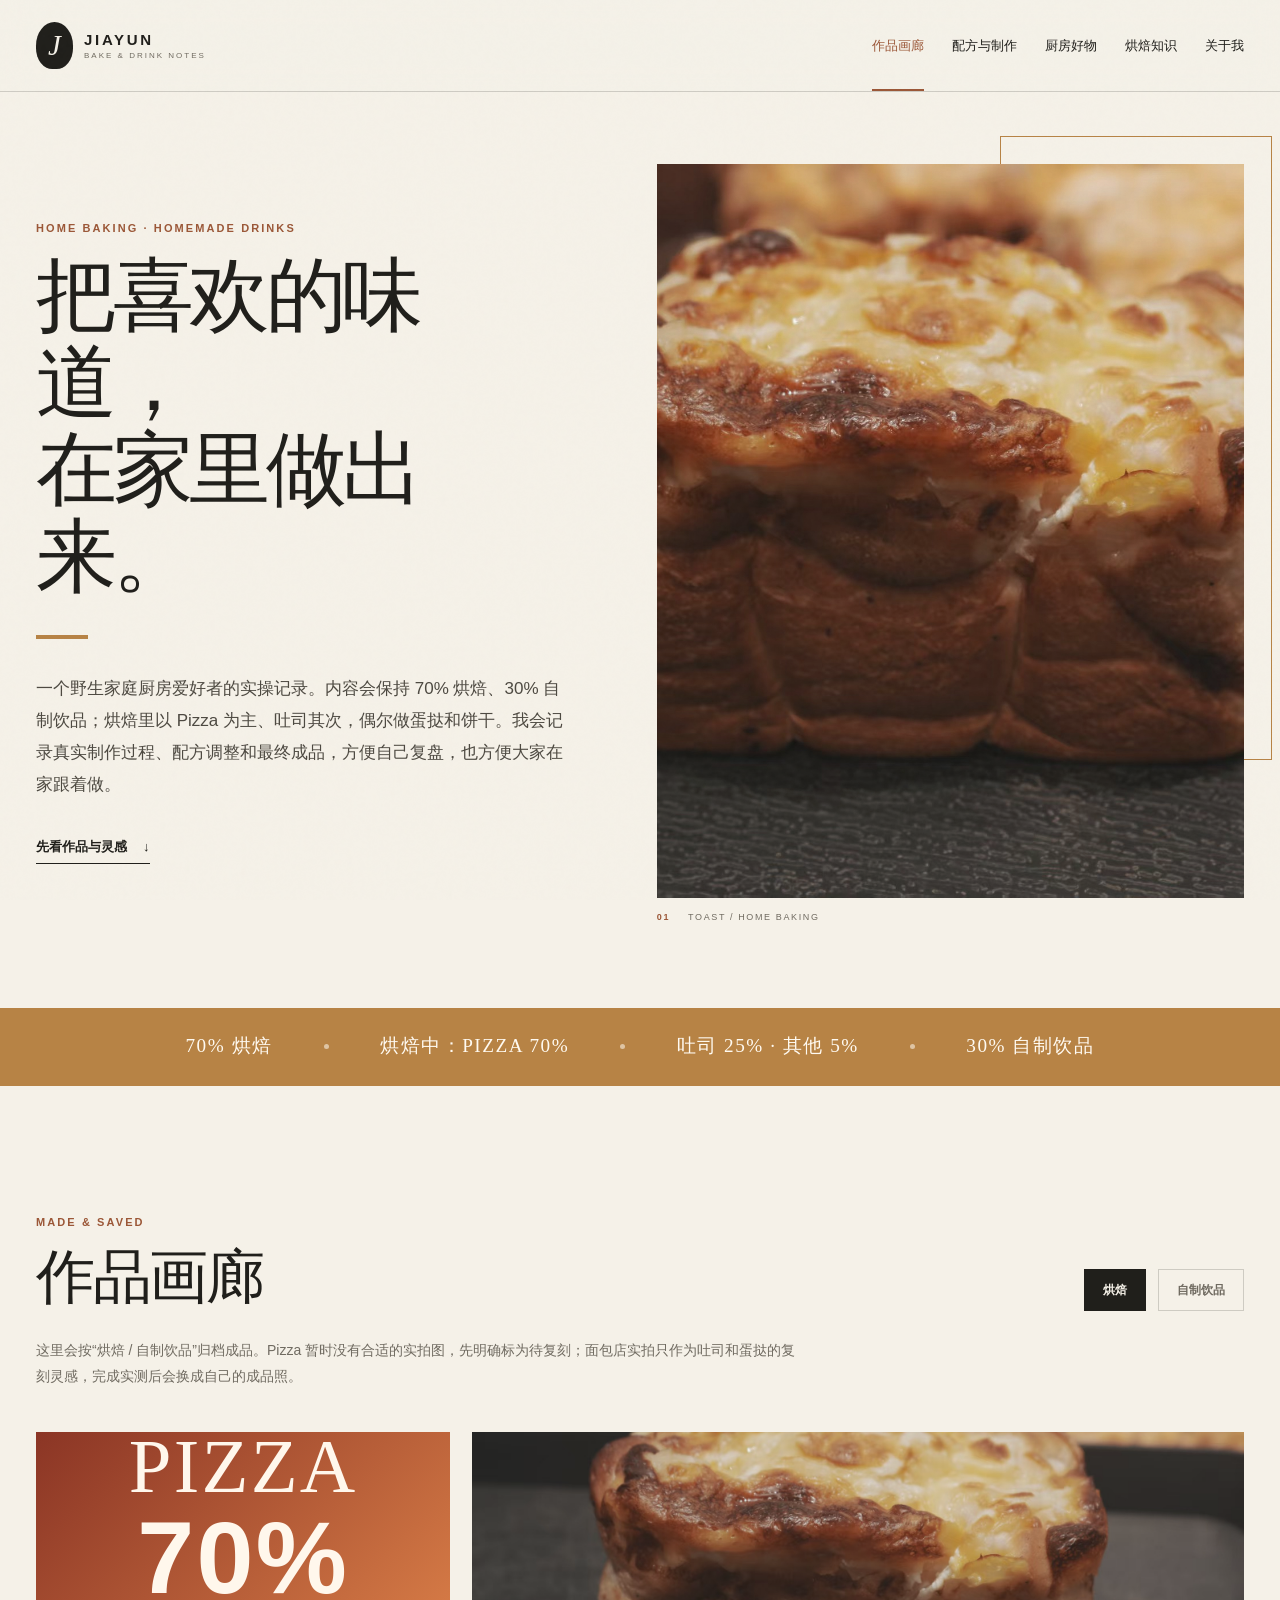
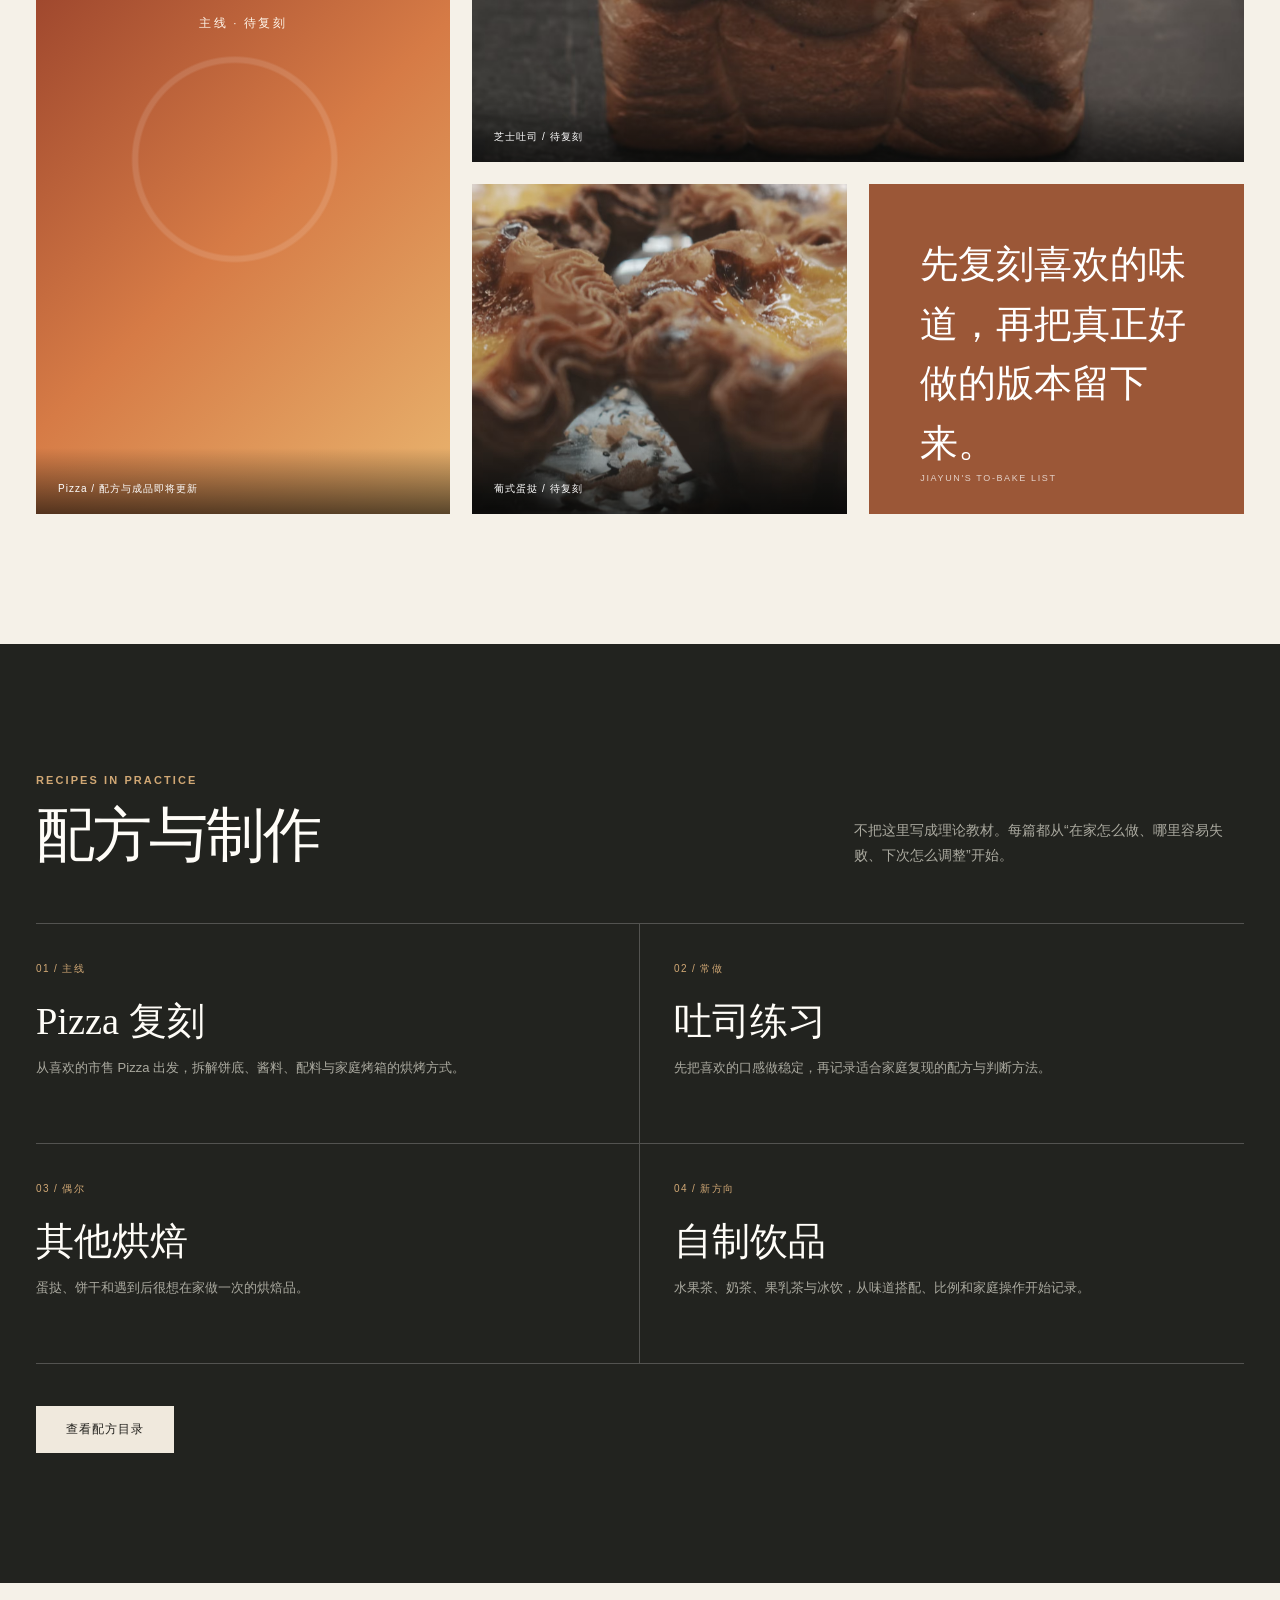
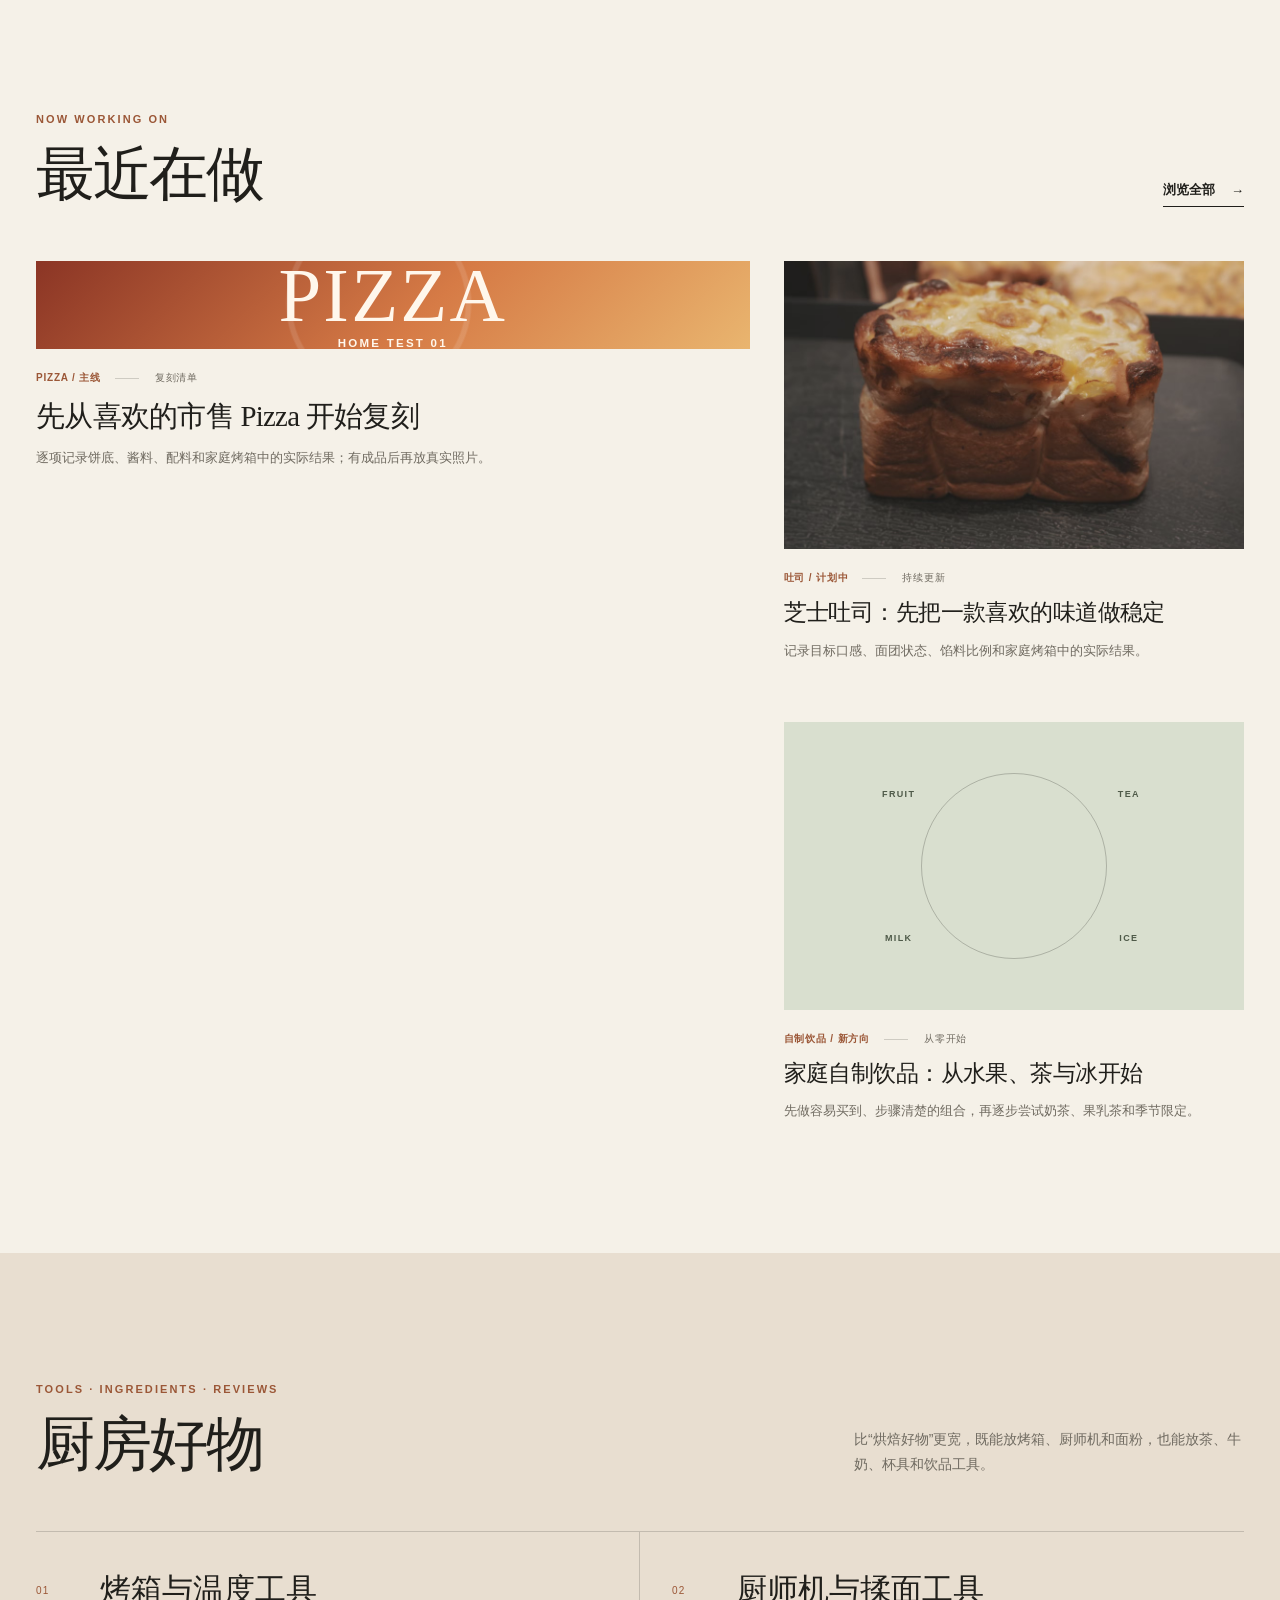
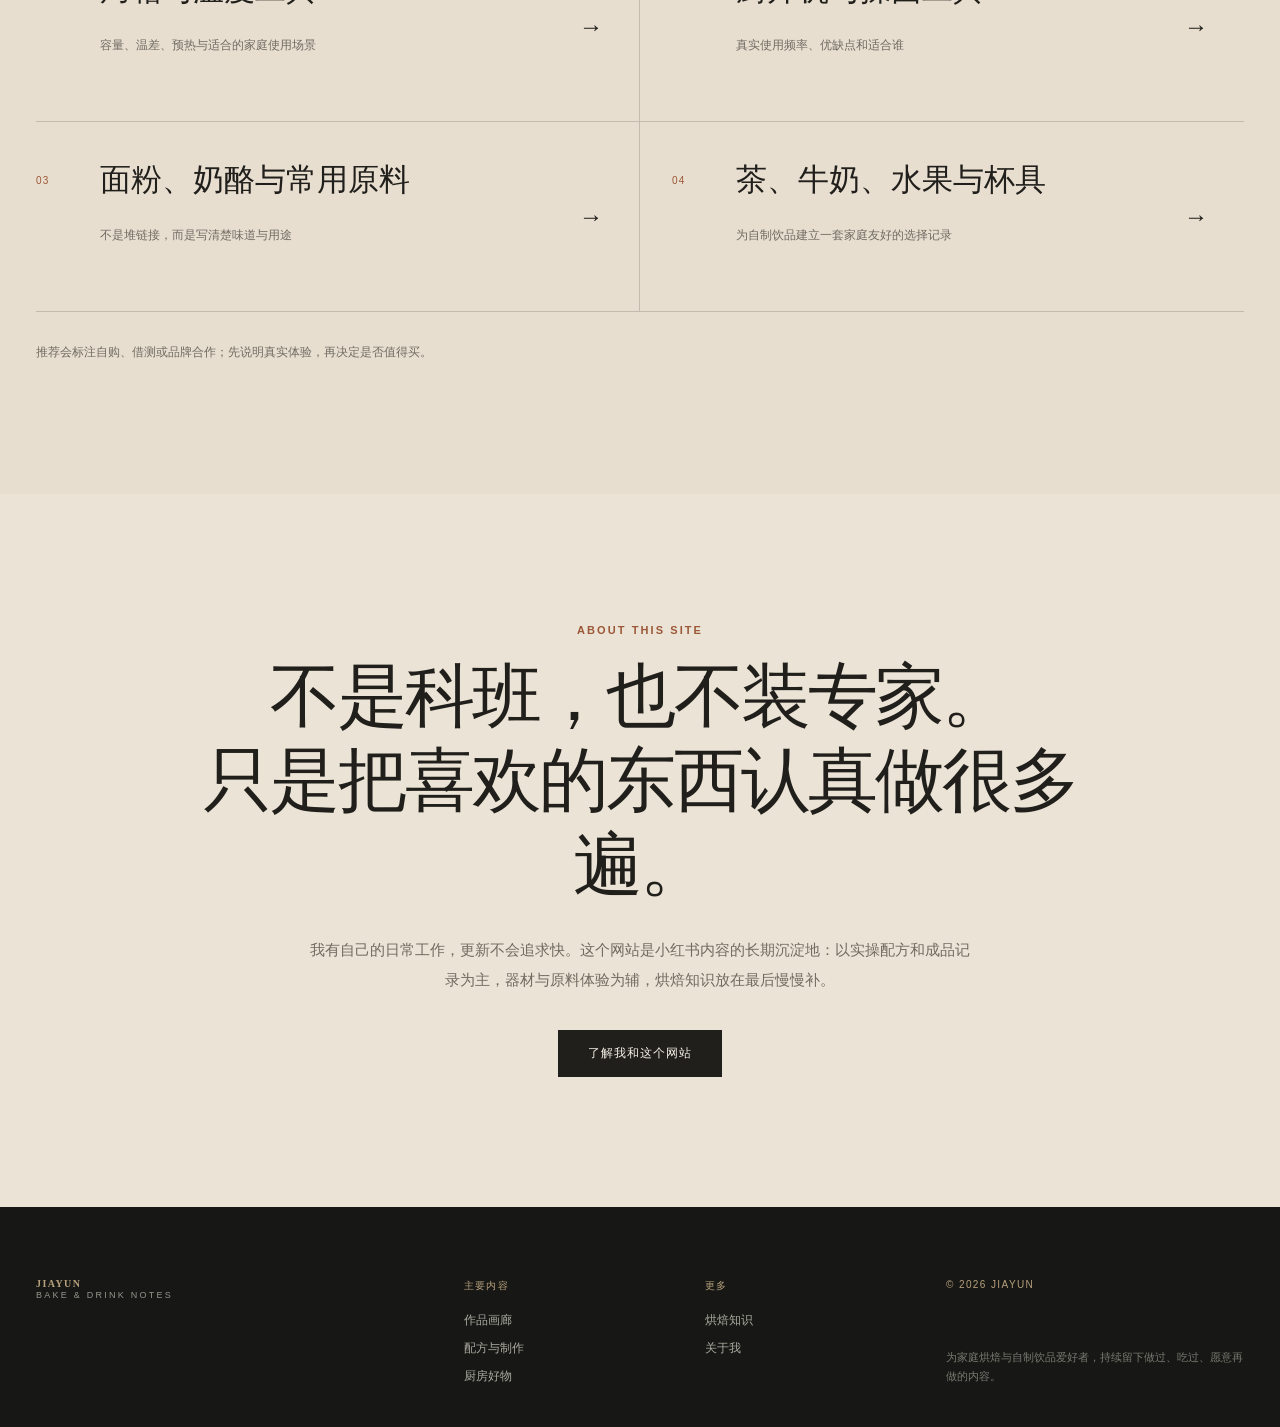
<file: index.html>
<!doctype html>
<html lang="zh-CN">
  <head>
    <meta charset="UTF-8" />
    <meta name="viewport" content="width=device-width, initial-scale=1.0" />
    <meta name="description" content="Jiayun 的家庭厨房记录：70% 家庭烘焙、30% 自制饮品；烘焙以 Pizza 和吐司为主，沉淀实操配方、复刻过程与厨房好物。" />
    <title>Jiayun 的厨房练习｜家庭烘焙与自制饮品</title>
    <link rel="icon" href="favicon.svg" type="image/svg+xml" />
    <link rel="stylesheet" href="styles.css" />
    <script src="script.js" defer></script>
  </head>
  <body>
    <header class="site-header">
      <a class="brand" href="index.html" aria-label="返回首页">
        <span class="brand-mark">J</span>
        <span><b>JIAYUN</b><small>BAKE &amp; DRINK NOTES</small></span>
      </a>
      <button class="menu-button" type="button" aria-label="打开菜单" aria-expanded="false">
        <span></span><span></span>
      </button>
      <nav class="main-nav" aria-label="主导航">
        <a class="active" href="#gallery">作品画廊</a>
        <a href="archive.html?category=recipe">配方与制作</a>
        <a href="archive.html?category=favorites">厨房好物</a>
        <a href="archive.html?category=knowledge">烘焙知识</a>
        <a href="about.html">关于我</a>
      </nav>
    </header>

    <main>
      <section class="hero shell">
        <div class="hero-copy">
          <p class="eyebrow">HOME BAKING · HOMEMADE DRINKS</p>
          <h1>把喜欢的味道，<br />在家里做出来。</h1>
          <p class="hero-intro">一个野生家庭厨房爱好者的实操记录。内容会保持 70% 烘焙、30% 自制饮品；烘焙里以 Pizza 为主、吐司其次，偶尔做蛋挞和饼干。我会记录真实制作过程、配方调整和最终成品，方便自己复盘，也方便大家在家跟着做。</p>
          <a class="text-link" href="#gallery">先看作品与灵感 <span>↓</span></a>
        </div>
        <figure class="hero-visual">
          <img src="cheese-toast.jpg" alt="芝士吐司成品特写" />
          <figcaption><span>01</span> TOAST / HOME BAKING</figcaption>
        </figure>
      </section>

      <section class="ticker" aria-label="网站内容范围">
        <div>70% 烘焙</div><i></i><div>烘焙中：PIZZA 70%</div><i></i><div>吐司 25% · 其他 5%</div><i></i><div>30% 自制饮品</div>
      </section>

      <section class="section shell" id="gallery">
        <div class="section-heading gallery-heading">
          <div><p class="eyebrow">MADE &amp; SAVED</p><h2>作品画廊</h2></div>
          <div class="gallery-tabs" role="tablist" aria-label="作品分类">
            <button class="active" type="button" data-gallery-filter="baking" aria-selected="true">烘焙</button>
            <button type="button" data-gallery-filter="drinks" aria-selected="false">自制饮品</button>
          </div>
        </div>
        <p class="gallery-intro">这里会按“烘焙 / 自制饮品”归档成品。Pizza 暂时没有合适的实拍图，先明确标为待复刻；面包店实拍只作为吐司和蛋挞的复刻灵感，完成实测后会换成自己的成品照。</p>
        <div class="gallery-grid gallery-panel" data-gallery-panel="baking">
          <figure class="gallery-item gallery-item--tall gallery-item--pizza"><div><span>PIZZA</span><b>70%</b><small>主线 · 待复刻</small></div><figcaption>Pizza / 配方与成品即将更新</figcaption></figure>
          <figure class="gallery-item"><img src="cheese-toast.jpg" alt="芝士吐司复刻灵感" /><figcaption>芝士吐司 / 待复刻</figcaption></figure>
          <figure class="gallery-item"><img src="egg-tarts.jpg" alt="葡式蛋挞复刻灵感" /><figcaption>葡式蛋挞 / 待复刻</figcaption></figure>
          <figure class="gallery-item gallery-item--text"><blockquote>先复刻喜欢的味道，再把真正好做的版本留下来。</blockquote><span>JIAYUN'S TO-BAKE LIST</span></figure>
        </div>
        <div class="gallery-panel gallery-panel--drinks" data-gallery-panel="drinks" hidden>
          <div class="drink-promise">
            <p class="eyebrow">COMING SOON</p>
            <h3>第一杯，从当季水果、茶底和冰开始。</h3>
            <p>水果茶、奶茶、果乳茶和简单冰饮都会归在“自制饮品”里。先做实测，再补配方与成品图。</p>
          </div>
          <div class="drink-orbit" aria-hidden="true"><span>FRUIT</span><span>TEA</span><span>MILK</span><span>ICE</span></div>
        </div>
      </section>

      <section class="section section--dark" id="recipes">
        <div class="shell">
          <div class="section-heading section-heading--light">
            <div><p class="eyebrow">RECIPES IN PRACTICE</p><h2>配方与制作</h2></div>
            <p class="section-note">不把这里写成理论教材。每篇都从“在家怎么做、哪里容易失败、下次怎么调整”开始。</p>
          </div>
          <div class="recipe-paths">
            <article>
              <span>01 / 主线</span><h3>Pizza 复刻</h3><p>从喜欢的市售 Pizza 出发，拆解饼底、酱料、配料与家庭烤箱的烘烤方式。</p>
            </article>
            <article>
              <span>02 / 常做</span><h3>吐司练习</h3><p>先把喜欢的口感做稳定，再记录适合家庭复现的配方与判断方法。</p>
            </article>
            <article>
              <span>03 / 偶尔</span><h3>其他烘焙</h3><p>蛋挞、饼干和遇到后很想在家做一次的烘焙品。</p>
            </article>
            <article>
              <span>04 / 新方向</span><h3>自制饮品</h3><p>水果茶、奶茶、果乳茶与冰饮，从味道搭配、比例和家庭操作开始记录。</p>
            </article>
          </div>
          <a class="button button--light" href="archive.html?category=recipe">查看配方目录</a>
        </div>
      </section>

      <section class="section shell" id="latest">
        <div class="section-heading">
          <div><p class="eyebrow">NOW WORKING ON</p><h2>最近在做</h2></div>
          <a class="text-link" href="archive.html">浏览全部 <span>→</span></a>
        </div>
        <div class="feature-grid">
          <article class="feature-card feature-card--lead">
            <div class="card-image card-image--pizza" role="img" aria-label="Pizza 复刻计划文字图形"><span>PIZZA</span><b>HOME TEST 01</b></div>
            <div class="card-copy">
              <p class="meta"><span>Pizza / 主线</span><time>复刻清单</time></p>
              <h3>先从喜欢的市售 Pizza 开始复刻</h3>
              <p>逐项记录饼底、酱料、配料和家庭烤箱中的实际结果；有成品后再放真实照片。</p>
            </div>
          </article>
          <article class="feature-card">
            <div class="card-image"><img src="cheese-toast.jpg" alt="芝士吐司复刻目标" /></div>
            <div class="card-copy">
              <p class="meta"><span>吐司 / 计划中</span><time>持续更新</time></p>
              <h3>芝士吐司：先把一款喜欢的味道做稳定</h3>
              <p>记录目标口感、面团状态、馅料比例和家庭烤箱中的实际结果。</p>
            </div>
          </article>
          <article class="feature-card">
            <div class="card-image card-image--drink" role="img" aria-label="水果、茶、牛奶与冰块组成的自制饮品文字图形"><span>FRUIT</span><span>TEA</span><span>MILK</span><span>ICE</span></div>
            <div class="card-copy">
              <p class="meta"><span>自制饮品 / 新方向</span><time>从零开始</time></p>
              <h3>家庭自制饮品：从水果、茶与冰开始</h3>
              <p>先做容易买到、步骤清楚的组合，再逐步尝试奶茶、果乳茶和季节限定。</p>
            </div>
          </article>
        </div>
      </section>

      <section class="section favorites-section" id="favorites">
        <div class="shell">
          <div class="section-heading">
            <div><p class="eyebrow">TOOLS · INGREDIENTS · REVIEWS</p><h2>厨房好物</h2></div>
            <p class="section-note">比“烘焙好物”更宽，既能放烤箱、厨师机和面粉，也能放茶、牛奶、杯具和饮品工具。</p>
          </div>
          <div class="favorites-grid">
            <a href="archive.html?category=favorites"><span>01</span><h3>烤箱与温度工具</h3><p>容量、温差、预热与适合的家庭使用场景</p><b>→</b></a>
            <a href="archive.html?category=favorites"><span>02</span><h3>厨师机与揉面工具</h3><p>真实使用频率、优缺点和适合谁</p><b>→</b></a>
            <a href="archive.html?category=favorites"><span>03</span><h3>面粉、奶酪与常用原料</h3><p>不是堆链接，而是写清楚味道与用途</p><b>→</b></a>
            <a href="archive.html?category=favorites"><span>04</span><h3>茶、牛奶、水果与杯具</h3><p>为自制饮品建立一套家庭友好的选择记录</p><b>→</b></a>
          </div>
          <p class="trust-note">推荐会标注自购、借测或品牌合作；先说明真实体验，再决定是否值得买。</p>
        </div>
      </section>

      <section class="about-strip">
        <div class="shell about-strip__inner">
          <p class="eyebrow">ABOUT THIS SITE</p>
          <h2>不是科班，也不装专家。<br />只是把喜欢的东西认真做很多遍。</h2>
          <p>我有自己的日常工作，更新不会追求快。这个网站是小红书内容的长期沉淀地：以实操配方和成品记录为主，器材与原料体验为辅，烘焙知识放在最后慢慢补。</p>
          <a class="button" href="about.html">了解我和这个网站</a>
        </div>
      </section>
    </main>

    <footer class="site-footer">
      <div class="shell footer-grid">
        <div><p class="footer-logo">JIAYUN<br /><span>BAKE &amp; DRINK NOTES</span></p></div>
        <div><p>主要内容</p><a href="#gallery">作品画廊</a><a href="archive.html?category=recipe">配方与制作</a><a href="archive.html?category=favorites">厨房好物</a></div>
        <div><p>更多</p><a href="archive.html?category=knowledge">烘焙知识</a><a href="about.html">关于我</a></div>
        <div class="footer-note"><p>© 2026 JIAYUN</p><span>为家庭烘焙与自制饮品爱好者，持续留下做过、吃过、愿意再做的内容。</span></div>
      </div>
    </footer>
  </body>
</html>
</file>
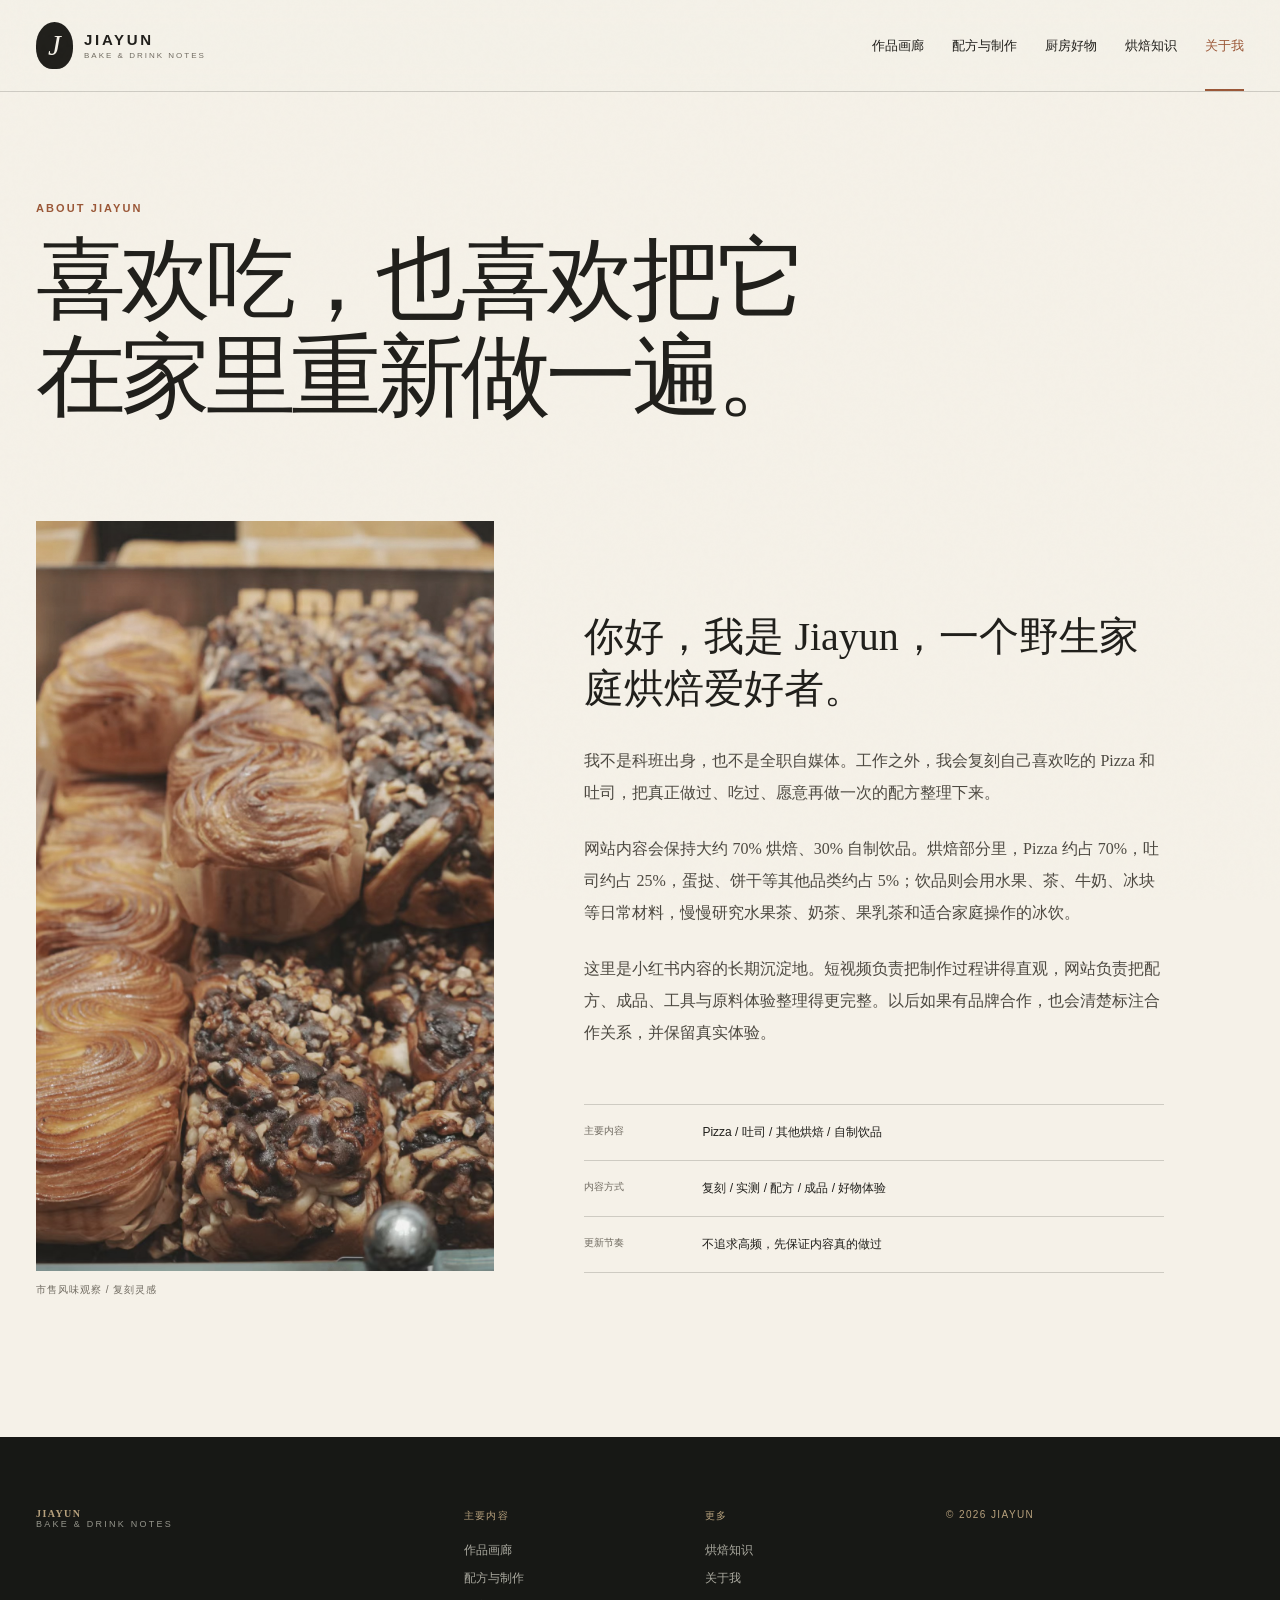
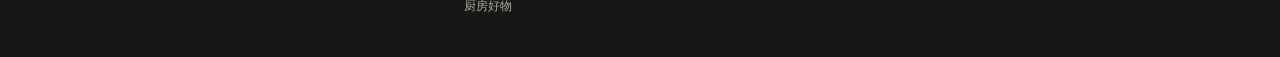
<file: about.html>
<!doctype html>
<html lang="zh-CN">
  <head>
    <meta charset="UTF-8" />
    <meta name="viewport" content="width=device-width, initial-scale=1.0" />
    <meta name="description" content="关于 Jiayun：一个有日常工作的野生家庭烘焙爱好者，记录 Pizza、吐司与自制饮品。" />
    <title>关于我｜Jiayun 的厨房练习</title>
    <link rel="icon" href="favicon.svg" type="image/svg+xml" />
    <link rel="stylesheet" href="styles.css" />
    <script src="script.js" defer></script>
  </head>
  <body>
    <header class="site-header">
      <a class="brand" href="index.html"><span class="brand-mark">J</span><span><b>JIAYUN</b><small>BAKE &amp; DRINK NOTES</small></span></a>
      <button class="menu-button" type="button" aria-label="打开菜单" aria-expanded="false"><span></span><span></span></button>
      <nav class="main-nav"><a href="index.html#gallery">作品画廊</a><a href="archive.html?category=recipe">配方与制作</a><a href="archive.html?category=favorites">厨房好物</a><a href="archive.html?category=knowledge">烘焙知识</a><a class="active" href="about.html">关于我</a></nav>
    </header>
    <main class="about-page shell">
      <div class="about-title"><p class="eyebrow">ABOUT JIAYUN</p><h1>喜欢吃，也喜欢把它<br />在家里重新做一遍。</h1></div>
      <figure class="about-image"><img src="bakery-inspiration.jpg" alt="面包店里的吐司与坚果面包复刻灵感" /><figcaption>市售风味观察 / 复刻灵感</figcaption></figure>
      <div class="about-copy">
        <h2>你好，我是 Jiayun，一个野生家庭烘焙爱好者。</h2>
        <p>我不是科班出身，也不是全职自媒体。工作之外，我会复刻自己喜欢吃的 Pizza 和吐司，把真正做过、吃过、愿意再做一次的配方整理下来。</p>
        <p>网站内容会保持大约 70% 烘焙、30% 自制饮品。烘焙部分里，Pizza 约占 70%，吐司约占 25%，蛋挞、饼干等其他品类约占 5%；饮品则会用水果、茶、牛奶、冰块等日常材料，慢慢研究水果茶、奶茶、果乳茶和适合家庭操作的冰饮。</p>
        <p>这里是小红书内容的长期沉淀地。短视频负责把制作过程讲得直观，网站负责把配方、成品、工具与原料体验整理得更完整。以后如果有品牌合作，也会清楚标注合作关系，并保留真实体验。</p>
        <div class="about-facts"><div><span>主要内容</span><b>Pizza / 吐司 / 其他烘焙 / 自制饮品</b></div><div><span>内容方式</span><b>复刻 / 实测 / 配方 / 成品 / 好物体验</b></div><div><span>更新节奏</span><b>不追求高频，先保证内容真的做过</b></div></div>
      </div>
    </main>
    <footer class="site-footer"><div class="shell footer-grid"><div><p class="footer-logo">JIAYUN<br /><span>BAKE &amp; DRINK NOTES</span></p></div><div><p>主要内容</p><a href="index.html#gallery">作品画廊</a><a href="archive.html?category=recipe">配方与制作</a><a href="archive.html?category=favorites">厨房好物</a></div><div><p>更多</p><a href="archive.html?category=knowledge">烘焙知识</a><a href="about.html">关于我</a></div><div class="footer-note"><p>© 2026 JIAYUN</p></div></div></footer>
  </body>
</html>
</file>
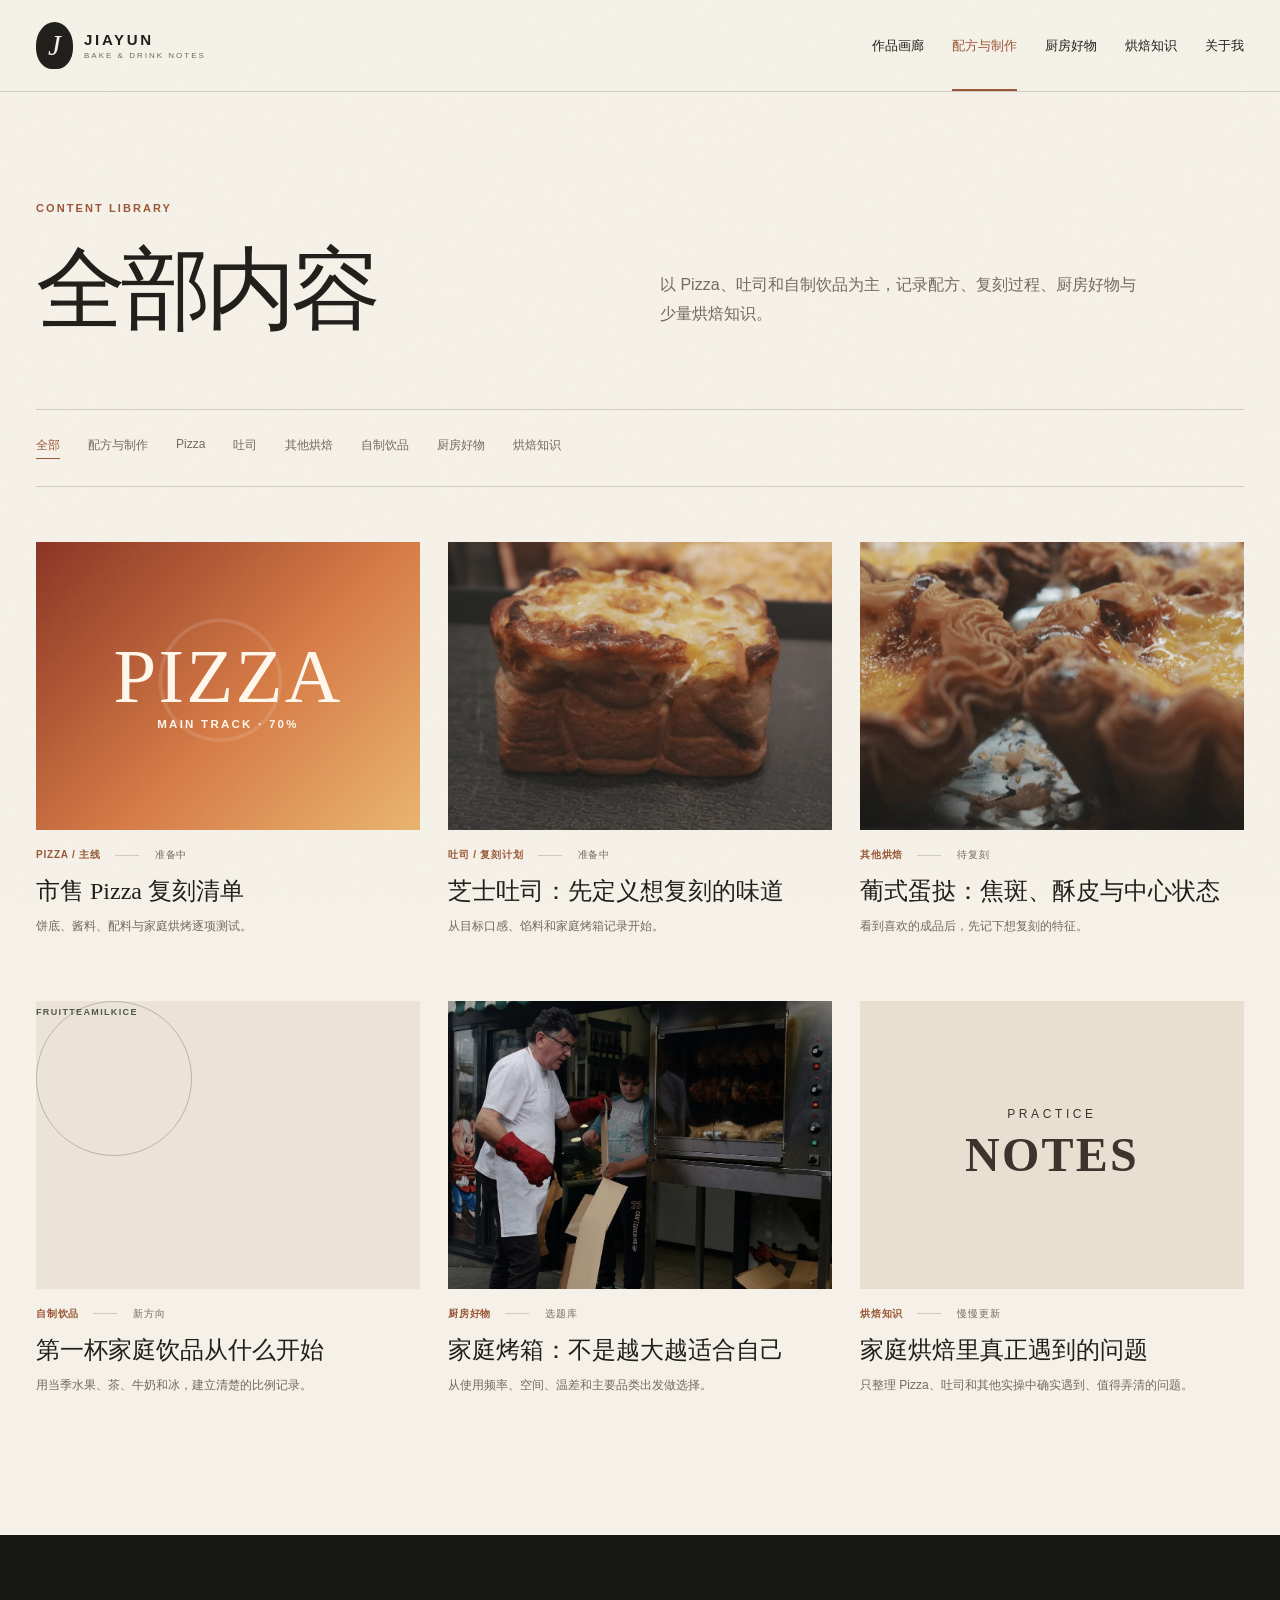
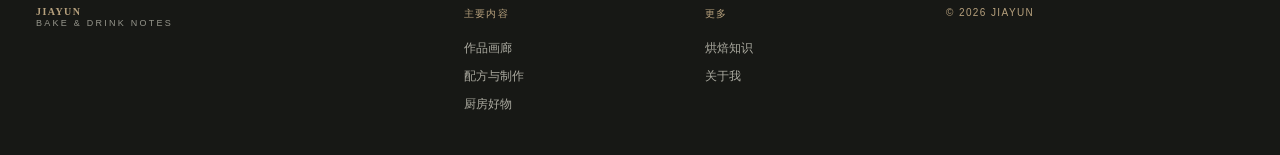
<file: archive.html>
<!doctype html>
<html lang="zh-CN">
  <head>
    <meta charset="UTF-8" />
    <meta name="viewport" content="width=device-width, initial-scale=1.0" />
    <meta name="description" content="Jiayun 的家庭烘焙、自制饮品、厨房好物与烘焙知识目录。" />
    <title>内容目录｜Jiayun 的厨房练习</title>
    <link rel="icon" href="favicon.svg" type="image/svg+xml" />
    <link rel="stylesheet" href="styles.css" />
    <script src="script.js" defer></script>
  </head>
  <body>
    <header class="site-header">
      <a class="brand" href="index.html"><span class="brand-mark">J</span><span><b>JIAYUN</b><small>BAKE &amp; DRINK NOTES</small></span></a>
      <button class="menu-button" type="button" aria-label="打开菜单" aria-expanded="false"><span></span><span></span></button>
      <nav class="main-nav"><a href="index.html#gallery">作品画廊</a><a class="active" href="archive.html?category=recipe">配方与制作</a><a href="archive.html?category=favorites">厨房好物</a><a href="archive.html?category=knowledge">烘焙知识</a><a href="about.html">关于我</a></nav>
    </header>
    <main class="archive-page shell">
      <header class="page-intro">
        <p class="eyebrow">CONTENT LIBRARY</p>
        <h1 id="archive-title">全部内容</h1>
        <p id="archive-description">70% 家庭烘焙、30% 自制饮品；烘焙内容中 Pizza 约 70%、吐司 25%、蛋挞与饼干等 5%。</p>
      </header>
      <div class="filters" aria-label="筛选内容">
        <a data-filter="all" href="archive.html">全部</a>
        <a data-filter="recipe" href="archive.html?category=recipe">配方与制作</a>
        <a data-filter="pizza" href="archive.html?category=pizza">Pizza</a>
        <a data-filter="toast" href="archive.html?category=toast">吐司</a>
        <a data-filter="other" href="archive.html?category=other">其他烘焙</a>
        <a data-filter="drinks" href="archive.html?category=drinks">自制饮品</a>
        <a data-filter="favorites" href="archive.html?category=favorites">厨房好物</a>
        <a data-filter="knowledge" href="archive.html?category=knowledge">烘焙知识</a>
      </div>
      <div class="archive-grid">
        <article class="archive-card" data-category="pizza" data-group="recipe">
          <div class="archive-card__image archive-card__image--pizza"><span>PIZZA</span><b>MAIN TRACK · 70%</b></div>
          <p class="meta"><span>Pizza / 主线</span><time>准备中</time></p><h2>市售 Pizza 复刻清单</h2><p>饼底、酱料、配料与家庭烘烤逐项测试。</p>
        </article>
        <article class="archive-card" data-category="toast" data-group="recipe">
          <a class="archive-card__image" href="post.html"><img src="cheese-toast.jpg" alt="芝士吐司复刻灵感" /></a>
          <p class="meta"><span>吐司 / 复刻计划</span><time>准备中</time></p><h2><a href="post.html">芝士吐司：先定义想复刻的味道</a></h2><p>从目标口感、馅料和家庭烤箱记录开始。</p>
        </article>
        <article class="archive-card" data-category="other" data-group="recipe">
          <div class="archive-card__image"><img src="egg-tarts.jpg" alt="葡式蛋挞复刻灵感" /></div>
          <p class="meta"><span>其他烘焙</span><time>待复刻</time></p><h2>葡式蛋挞：焦斑、酥皮与中心状态</h2><p>看到喜欢的成品后，先记下想复刻的特征。</p>
        </article>
        <article class="archive-card" data-category="drinks" data-group="recipe">
          <div class="archive-card__image archive-card__image--drink"><span>FRUIT</span><span>TEA</span><span>MILK</span><span>ICE</span></div>
          <p class="meta"><span>自制饮品</span><time>新方向</time></p><h2>第一杯家庭饮品从什么开始</h2><p>用当季水果、茶、牛奶和冰，建立清楚的比例记录。</p>
        </article>
        <article class="archive-card" data-category="favorites">
          <div class="archive-card__image"><img src="pizza-oven.jpg" alt="面包店使用的商用烤箱" /></div>
          <p class="meta"><span>厨房好物</span><time>选题库</time></p><h2>家庭烤箱：不是越大越适合自己</h2><p>从使用频率、空间、温差和主要品类出发做选择。</p>
        </article>
        <article class="archive-card" data-category="knowledge">
          <div class="archive-card__image archive-card__image--notes"><span>PRACTICE</span><b>NOTES</b></div>
          <p class="meta"><span>烘焙知识</span><time>慢慢更新</time></p><h2>家庭烘焙里真正遇到的问题</h2><p>只整理 Pizza、吐司和其他实操中确实遇到、值得弄清的问题。</p>
        </article>
      </div>
      <p class="empty-state" hidden>这个分类还没有内容。</p>
    </main>
    <footer class="site-footer"><div class="shell footer-grid"><div><p class="footer-logo">JIAYUN<br /><span>BAKE &amp; DRINK NOTES</span></p></div><div><p>主要内容</p><a href="index.html#gallery">作品画廊</a><a href="archive.html?category=recipe">配方与制作</a><a href="archive.html?category=favorites">厨房好物</a></div><div><p>更多</p><a href="archive.html?category=knowledge">烘焙知识</a><a href="about.html">关于我</a></div><div class="footer-note"><p>© 2026 JIAYUN</p></div></div></footer>
  </body>
</html>
</file>
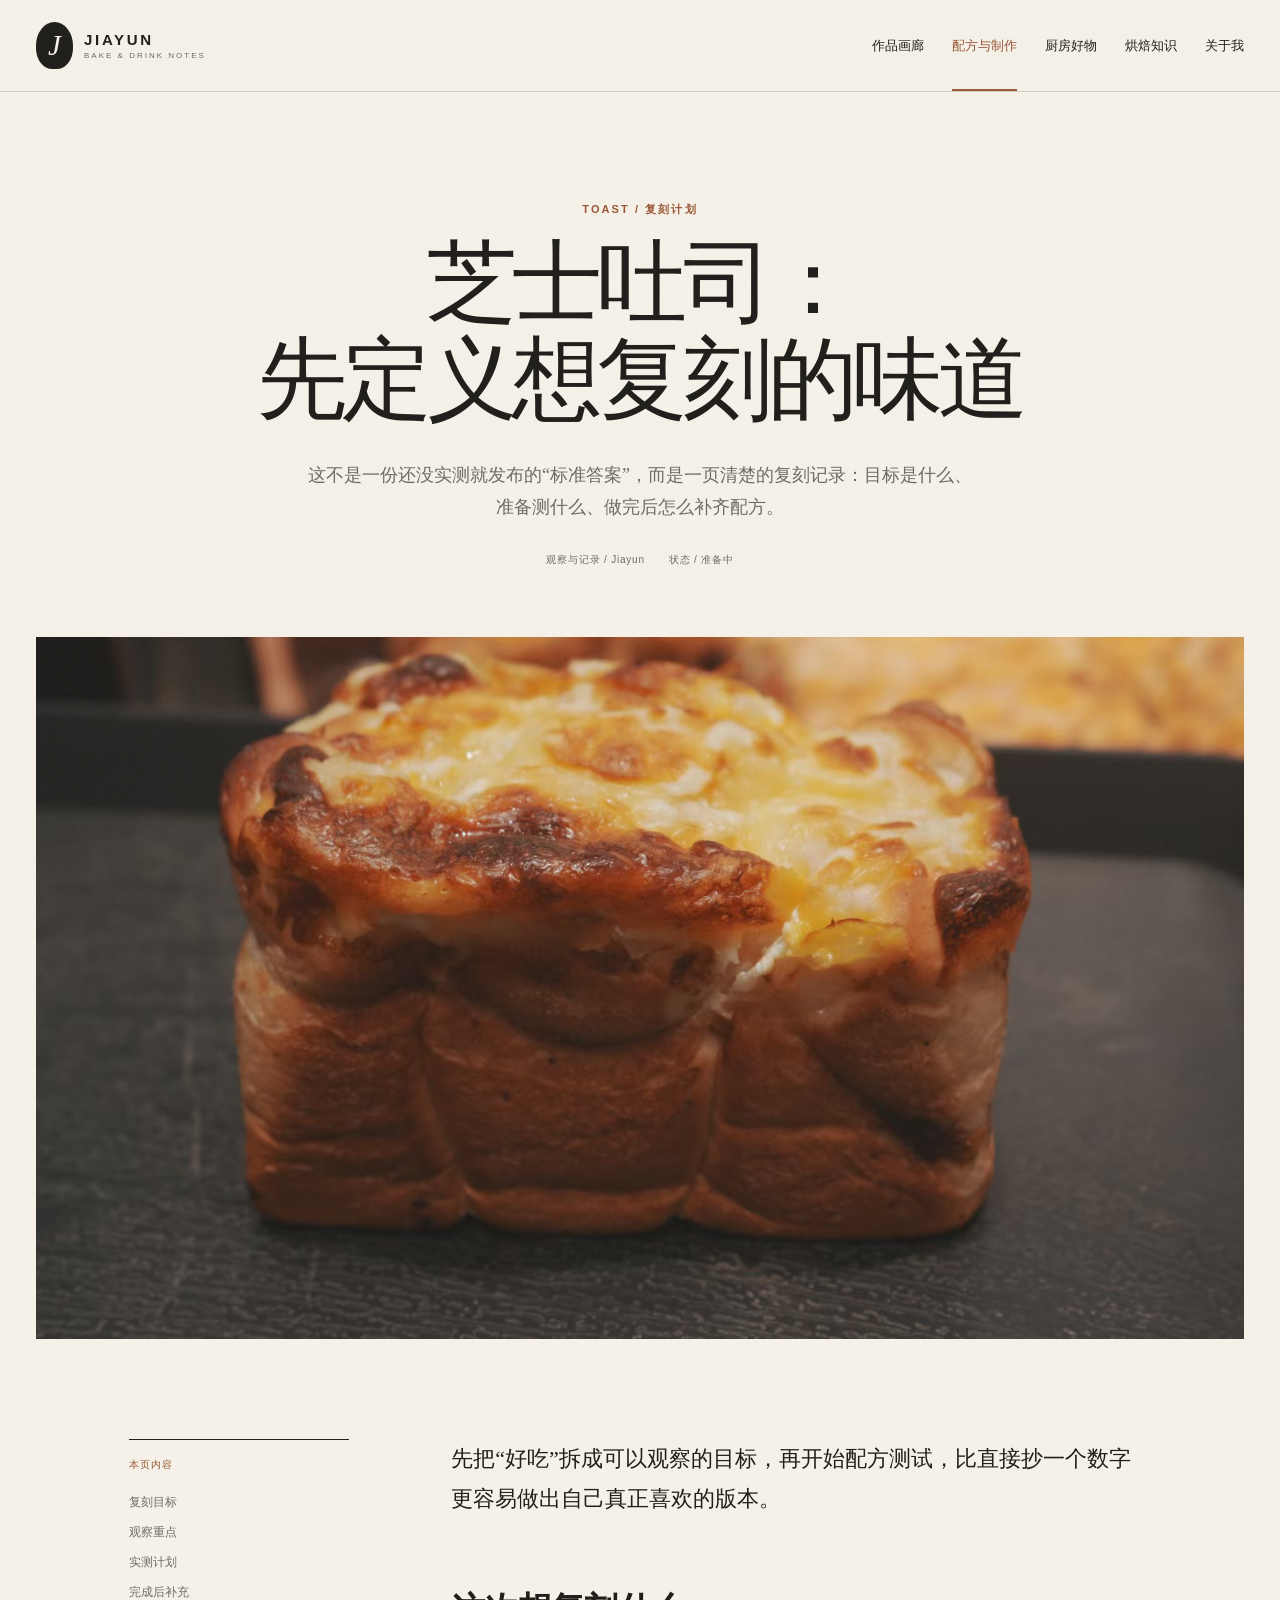
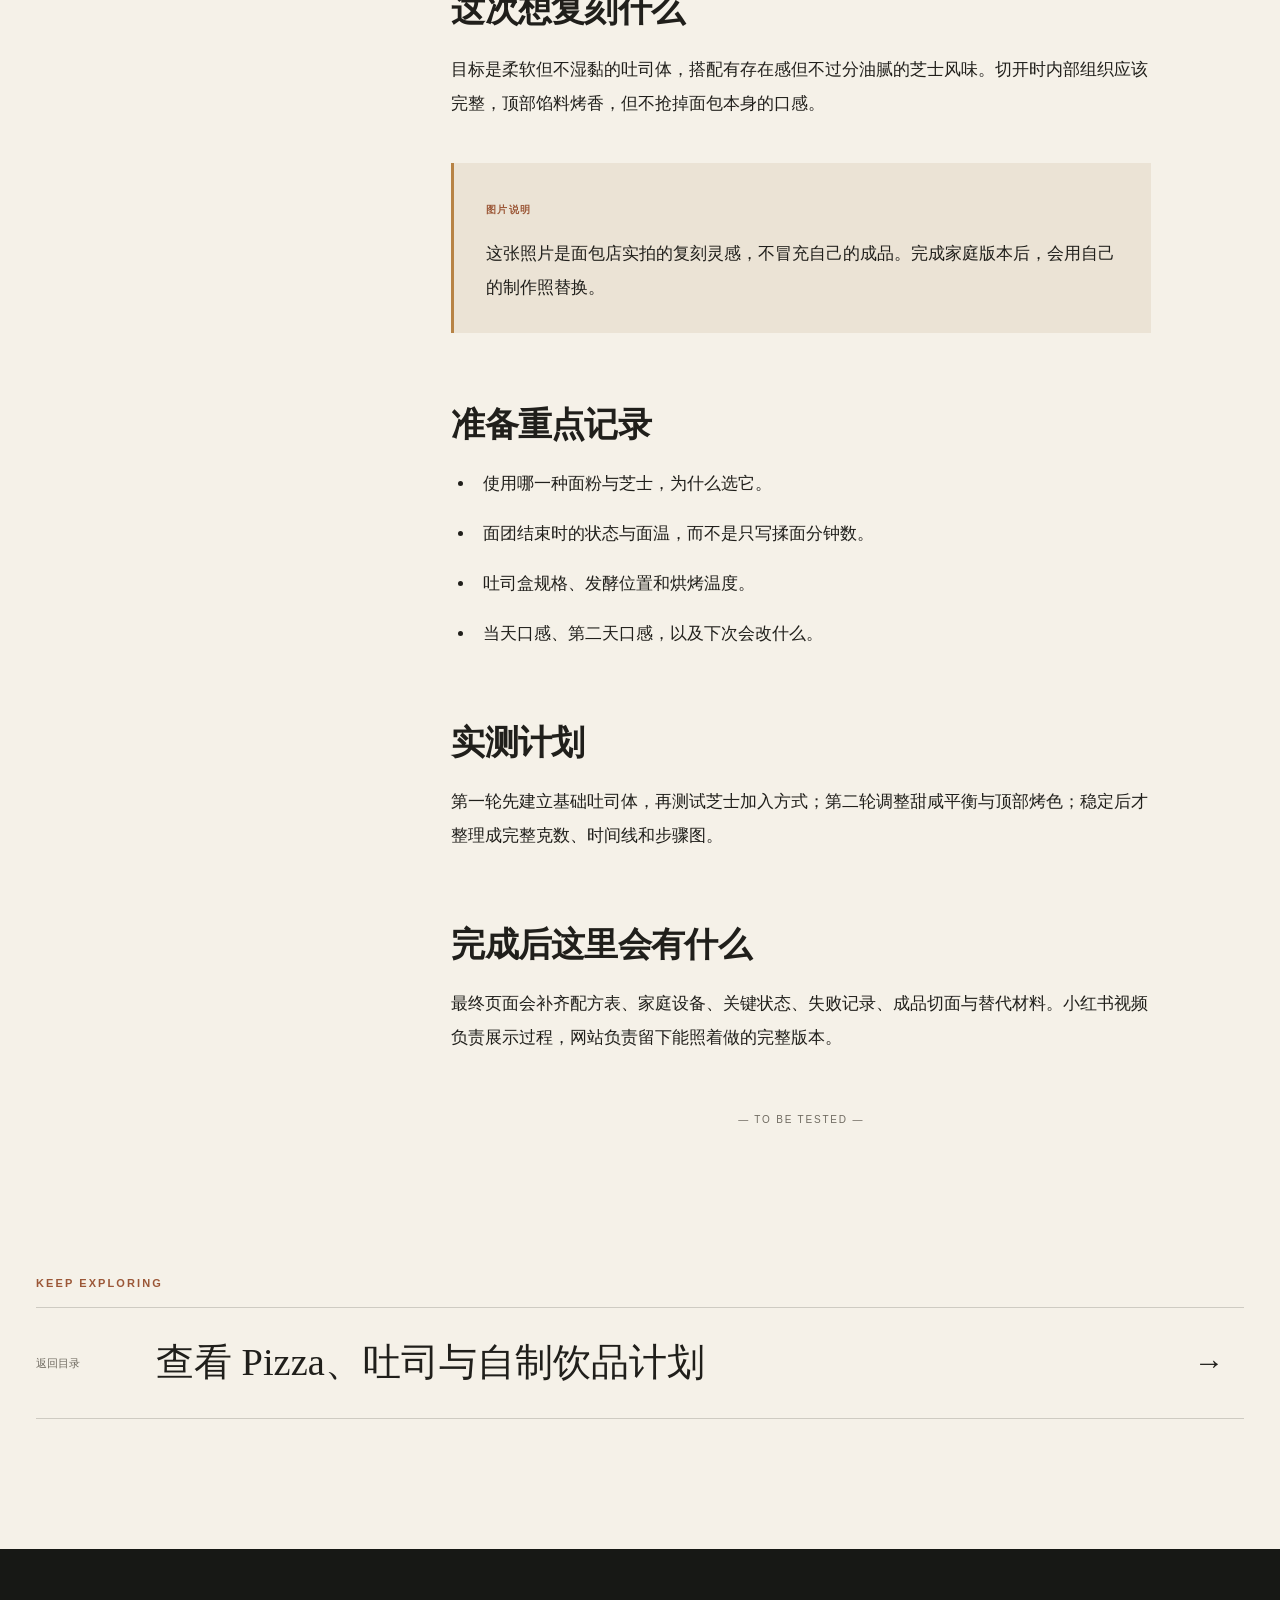
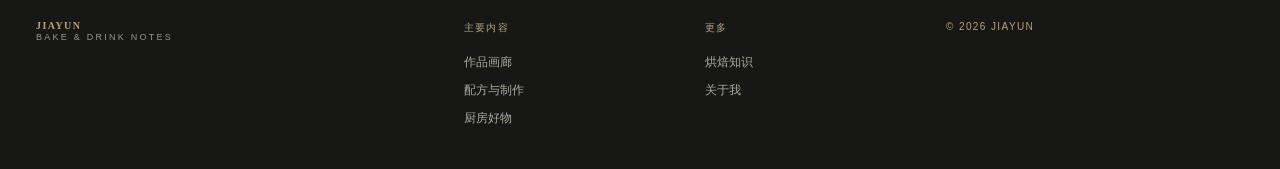
<file: post.html>
<!doctype html>
<html lang="zh-CN">
  <head>
    <meta charset="UTF-8" />
    <meta name="viewport" content="width=device-width, initial-scale=1.0" />
    <meta name="description" content="芝士吐司复刻记录：从目标味道、观察重点到实测计划。" />
    <title>芝士吐司：先定义想复刻的味道｜Jiayun 的厨房练习</title>
    <link rel="icon" href="favicon.svg" type="image/svg+xml" />
    <link rel="stylesheet" href="styles.css" />
    <script src="script.js" defer></script>
  </head>
  <body>
    <header class="site-header">
      <a class="brand" href="index.html"><span class="brand-mark">J</span><span><b>JIAYUN</b><small>BAKE &amp; DRINK NOTES</small></span></a>
      <button class="menu-button" type="button" aria-label="打开菜单" aria-expanded="false"><span></span><span></span></button>
      <nav class="main-nav"><a href="index.html#gallery">作品画廊</a><a class="active" href="archive.html?category=recipe">配方与制作</a><a href="archive.html?category=favorites">厨房好物</a><a href="archive.html?category=knowledge">烘焙知识</a><a href="about.html">关于我</a></nav>
    </header>
    <main>
      <article class="article-page">
        <header class="article-header shell">
          <p class="eyebrow">TOAST / 复刻计划</p>
          <h1>芝士吐司：<br />先定义想复刻的味道</h1>
          <p class="article-deck">这不是一份还没实测就发布的“标准答案”，而是一页清楚的复刻记录：目标是什么、准备测什么、做完后怎么补齐配方。</p>
          <div class="article-byline"><span>观察与记录 / Jiayun</span><span>状态 / 准备中</span></div>
        </header>
        <figure class="article-hero"><img src="cheese-toast.jpg" alt="芝士吐司复刻灵感成品" /></figure>
        <div class="article-layout shell">
          <aside class="article-aside"><p>本页内容</p><a href="#target">复刻目标</a><a href="#watch">观察重点</a><a href="#plan">实测计划</a><a href="#publish">完成后补充</a></aside>
          <div class="article-body">
            <p class="lead">先把“好吃”拆成可以观察的目标，再开始配方测试，比直接抄一个数字更容易做出自己真正喜欢的版本。</p>
            <h2 id="target">这次想复刻什么</h2>
            <p>目标是柔软但不湿黏的吐司体，搭配有存在感但不过分油腻的芝士风味。切开时内部组织应该完整，顶部馅料烤香，但不抢掉面包本身的口感。</p>
            <div class="note-box"><span>图片说明</span><p>这张照片是面包店实拍的复刻灵感，不冒充自己的成品。完成家庭版本后，会用自己的制作照替换。</p></div>
            <h2 id="watch">准备重点记录</h2>
            <ul><li>使用哪一种面粉与芝士，为什么选它。</li><li>面团结束时的状态与面温，而不是只写揉面分钟数。</li><li>吐司盒规格、发酵位置和烘烤温度。</li><li>当天口感、第二天口感，以及下次会改什么。</li></ul>
            <h2 id="plan">实测计划</h2>
            <p>第一轮先建立基础吐司体，再测试芝士加入方式；第二轮调整甜咸平衡与顶部烤色；稳定后才整理成完整克数、时间线和步骤图。</p>
            <h2 id="publish">完成后这里会有什么</h2>
            <p>最终页面会补齐配方表、家庭设备、关键状态、失败记录、成品切面与替代材料。小红书视频负责展示过程，网站负责留下能照着做的完整版本。</p>
            <p class="article-end">— TO BE TESTED —</p>
          </div>
        </div>
      </article>
      <section class="next-reading shell"><p class="eyebrow">KEEP EXPLORING</p><a href="archive.html?category=recipe"><span>返回目录</span><h2>查看 Pizza、吐司与自制饮品计划</h2><b>→</b></a></section>
    </main>
    <footer class="site-footer"><div class="shell footer-grid"><div><p class="footer-logo">JIAYUN<br /><span>BAKE &amp; DRINK NOTES</span></p></div><div><p>主要内容</p><a href="index.html#gallery">作品画廊</a><a href="archive.html?category=recipe">配方与制作</a><a href="archive.html?category=favorites">厨房好物</a></div><div><p>更多</p><a href="archive.html?category=knowledge">烘焙知识</a><a href="about.html">关于我</a></div><div class="footer-note"><p>© 2026 JIAYUN</p></div></div></footer>
  </body>
</html>
</file>
<file: styles.css>
:root {
  --paper: #f5f1e8;
  --paper-deep: #ebe3d5;
  --ink: #201f1b;
  --muted: #706b61;
  --line: rgba(32, 31, 27, 0.18);
  --wheat: #b78345;
  --rust: #9b5737;
  --olive: #66705b;
  --dark: #22231f;
  --white: #fffdf8;
  --sans: Inter, "Helvetica Neue", "PingFang SC", "Microsoft YaHei", Arial, sans-serif;
  --serif: "Iowan Old Style", "Noto Serif SC", "Songti SC", STSong, Georgia, serif;
}

* { box-sizing: border-box; }

html { scroll-behavior: smooth; }

body {
  margin: 0;
  background: var(--paper);
  color: var(--ink);
  font-family: var(--sans);
  -webkit-font-smoothing: antialiased;
}

body::before {
  content: "";
  position: fixed;
  inset: 0;
  pointer-events: none;
  opacity: .22;
  z-index: 20;
  background-image: url("data:image/svg+xml,%3Csvg viewBox='0 0 160 160' xmlns='http://www.w3.org/2000/svg'%3E%3Cfilter id='n'%3E%3CfeTurbulence type='fractalNoise' baseFrequency='.9' numOctaves='3' stitchTiles='stitch'/%3E%3C/filter%3E%3Crect width='100%25' height='100%25' filter='url(%23n)' opacity='.08'/%3E%3C/svg%3E");
}

a { color: inherit; text-decoration: none; }
img { display: block; width: 100%; }
.shell { width: min(1280px, calc(100% - 72px)); margin-inline: auto; }

.site-header {
  height: 92px;
  width: 100%;
  display: flex;
  align-items: center;
  justify-content: space-between;
  padding: 0 36px;
  border-bottom: 1px solid var(--line);
  background: rgba(245, 241, 232, .91);
  backdrop-filter: blur(14px);
  position: sticky;
  top: 0;
  z-index: 10;
}

.brand { display: flex; align-items: center; gap: 11px; }
.brand-mark {
  display: grid;
  place-items: center;
  width: 37px;
  height: 47px;
  background: var(--ink);
  color: var(--paper);
  font: italic 29px/.9 var(--serif);
  border-radius: 50% 50% 44% 44%;
}
.brand > span:last-child { display: flex; flex-direction: column; line-height: 1; }
.brand b { font-size: 15px; letter-spacing: .18em; }
.brand small { margin-top: 5px; font-size: 8px; letter-spacing: .25em; color: var(--muted); }
.main-nav { display: flex; align-items: center; gap: 28px; font-size: 13px; }
.main-nav a { padding-block: 36px 34px; border-bottom: 2px solid transparent; transition: color .2s, border-color .2s; }
.main-nav a:hover, .main-nav a.active { color: var(--rust); border-color: var(--rust); }
.menu-button { display: none; }

.hero {
  min-height: calc(100vh - 92px);
  display: grid;
  grid-template-columns: .95fr 1.05fr;
  gap: clamp(36px, 7vw, 112px);
  align-items: center;
  padding-block: 72px 86px;
}

.eyebrow {
  margin: 0 0 18px;
  font-size: 11px;
  font-weight: 700;
  letter-spacing: .19em;
  color: var(--rust);
}

.hero h1, .page-intro h1, .article-header h1, .about-title h1 {
  margin: 0;
  font: 500 clamp(52px, 6.3vw, 96px)/1.08 var(--serif);
  letter-spacing: -.055em;
}

.hero h1::after {
  content: "";
  display: block;
  width: 52px;
  height: 4px;
  margin: 34px 0;
  background: var(--wheat);
}

.hero-intro { max-width: 530px; margin: 0 0 35px; font-size: 17px; line-height: 1.9; color: #4d4941; }
.text-link { display: inline-flex; align-items: center; gap: 16px; font-size: 13px; font-weight: 700; border-bottom: 1px solid var(--ink); padding-bottom: 7px; }
.text-link span { transition: transform .2s; }
.text-link:hover span { transform: translate(3px, -3px); }
.hero-visual { margin: 0; position: relative; }
.hero-visual::before {
  content: "";
  position: absolute;
  width: 46%;
  height: 82%;
  right: -28px;
  top: -28px;
  border: 1px solid var(--wheat);
  z-index: -1;
}
.hero-visual img { aspect-ratio: 4/5; object-fit: cover; object-position: center 45%; filter: saturate(.8) contrast(1.03); }
.hero-visual figcaption { display: flex; gap: 18px; margin-top: 14px; font-size: 9px; letter-spacing: .18em; color: var(--muted); }
.hero-visual figcaption span { color: var(--rust); font-weight: 700; }

.ticker {
  min-height: 78px;
  padding: 20px 36px;
  display: flex;
  align-items: center;
  justify-content: center;
  gap: clamp(18px, 4vw, 64px);
  background: var(--wheat);
  color: #fffaf1;
  font: 500 clamp(15px, 1.5vw, 21px)/1.3 var(--serif);
  letter-spacing: .08em;
}
.ticker i { width: 5px; height: 5px; background: currentColor; border-radius: 50%; opacity: .55; }

.section { padding-block: 130px; }
.section-heading { display: flex; justify-content: space-between; align-items: flex-end; margin-bottom: 54px; }
.section-heading h2 { margin: 0; font: 500 clamp(38px, 4.6vw, 64px)/1.1 var(--serif); letter-spacing: -.04em; }
.section-note { max-width: 390px; margin: 0; color: var(--muted); line-height: 1.8; font-size: 14px; }

.feature-grid { display: grid; grid-template-columns: 1.55fr 1fr; gap: 60px 34px; }
.feature-card { min-width: 0; }
.feature-card--lead { grid-row: span 2; }
.card-image { display: block; overflow: hidden; background: var(--paper-deep); }
.card-image img { aspect-ratio: 16/10; object-fit: cover; filter: saturate(.75); transition: transform .6s ease, filter .3s; }
.feature-card--lead .card-image img { aspect-ratio: 4/5; }
.card-image:hover img { transform: scale(1.025); filter: saturate(.92); }
.card-copy { padding-top: 22px; }
.meta { display: flex; gap: 16px; align-items: center; margin: 0 0 13px; color: var(--muted); font-size: 10px; letter-spacing: .08em; text-transform: uppercase; }
.meta span { color: var(--rust); font-weight: 700; }
.meta span::after { content: ""; display: inline-block; vertical-align: middle; width: 24px; height: 1px; margin-left: 14px; background: var(--line); }
.card-copy h3 { margin: 0 0 11px; font: 500 clamp(24px, 2.25vw, 38px)/1.28 var(--serif); letter-spacing: -.025em; }
.feature-card:not(.feature-card--lead) .card-copy h3 { font-size: clamp(21px, 1.8vw, 28px); }
.card-copy h3 a, .archive-card h2 a { background: linear-gradient(var(--rust), var(--rust)) 0 100%/0 1px no-repeat; transition: background-size .3s; }
.card-copy h3 a:hover, .archive-card h2 a:hover { background-size: 100% 1px; }
.card-copy > p:last-child { margin: 0; max-width: 560px; color: var(--muted); font-size: 13px; line-height: 1.8; }

.section--dark { background: var(--dark); color: var(--white); }
.section-heading--light { align-items: end; }
.section-heading--light .section-note { color: #aaa99f; }
.section-heading--light .eyebrow { color: #d1a875; }
.category-list { border-top: 1px solid rgba(255,255,255,.22); }
.category-list a {
  display: grid;
  grid-template-columns: 65px 1.1fr 1fr 30px;
  align-items: center;
  gap: 20px;
  padding: 31px 4px;
  border-bottom: 1px solid rgba(255,255,255,.22);
  transition: padding .25s, background .25s;
}
.category-list a:hover { padding-inline: 18px; background: rgba(255,255,255,.04); }
.category-list span { color: #d1a875; font-size: 10px; letter-spacing: .15em; }
.category-list h3 { margin: 0; font: 400 clamp(24px, 2.6vw, 38px)/1.2 var(--serif); }
.category-list p { margin: 0; color: #aaa99f; font-size: 13px; }
.category-list b { font-size: 24px; font-weight: 400; }

.gallery-grid { display: grid; grid-template-columns: 1.05fr .95fr; grid-template-rows: repeat(2, minmax(240px, 350px)); gap: 22px; }
.gallery-item { margin: 0; position: relative; overflow: hidden; background: var(--paper-deep); }
.gallery-item--tall { grid-row: 1 / 3; }
.gallery-item img { width: 100%; height: 100%; object-fit: cover; filter: saturate(.7); transition: transform .6s, filter .3s; }
.gallery-item:hover img { transform: scale(1.025); filter: saturate(.9); }
.gallery-item figcaption { position: absolute; inset: auto 0 0; padding: 34px 22px 18px; background: linear-gradient(transparent, rgba(0,0,0,.62)); color: white; font-size: 10px; letter-spacing: .1em; }
.gallery-item--text { display: flex; flex-direction: column; justify-content: space-between; padding: clamp(28px, 4vw, 60px); background: var(--rust); color: white; }
.gallery-item--text blockquote { margin: 0; max-width: 600px; font: 400 clamp(24px, 3vw, 42px)/1.55 var(--serif); }
.gallery-item--text span { font-size: 9px; letter-spacing: .18em; opacity: .72; }

.about-strip { padding-block: 130px; background: var(--paper-deep); text-align: center; }
.about-strip__inner { max-width: 880px; }
.about-strip h2 { margin: 0 auto 28px; font: 500 clamp(42px, 5.5vw, 72px)/1.2 var(--serif); letter-spacing: -.04em; }
.about-strip__inner > p:not(.eyebrow) { max-width: 660px; margin: 0 auto 35px; color: var(--muted); font-size: 15px; line-height: 2; }
.button { display: inline-block; padding: 15px 30px; background: var(--ink); color: var(--paper); font-size: 12px; letter-spacing: .08em; transition: background .2s, transform .2s; }
.button:hover { background: var(--rust); transform: translateY(-2px); }

.site-footer { padding-block: 72px 42px; background: #171815; color: #e5dfd4; }
.footer-grid { display: grid; grid-template-columns: 1.5fr .75fr .75fr 1.2fr; gap: 55px; }
.footer-logo { margin: 0; font: 600 27px/1.05 var(--serif); letter-spacing: .05em; }
.footer-logo span { font: 9px/1 var(--sans); letter-spacing: .25em; color: #95958b; }
.footer-grid > div:not(:first-child) { display: flex; flex-direction: column; align-items: flex-start; gap: 11px; }
.footer-grid > div > p:first-child { margin: 0 0 8px; color: #b7a17d; font-size: 10px; letter-spacing: .14em; text-transform: uppercase; }
.footer-grid a { font-size: 12px; color: #aaa99f; }
.footer-grid a:hover { color: white; }
.footer-note { justify-content: space-between; }
.footer-note span { color: #77786f; font-size: 11px; line-height: 1.7; }

/* Archive */
.archive-page { padding-block: 110px 140px; min-height: 80vh; }
.page-intro { display: grid; grid-template-columns: 1fr 1fr; align-items: end; gap: 40px; padding-bottom: 70px; border-bottom: 1px solid var(--line); }
.page-intro .eyebrow { grid-column: 1 / -1; margin-bottom: -12px; }
.page-intro h1 { font-size: clamp(56px, 7vw, 96px); }
.page-intro > p:last-child { margin: 0 0 10px; max-width: 480px; color: var(--muted); line-height: 1.8; }
.filters { display: flex; gap: 28px; padding: 27px 0; margin-bottom: 55px; border-bottom: 1px solid var(--line); overflow-x: auto; scrollbar-width: none; }
.filters a { flex: none; color: var(--muted); font-size: 12px; padding-bottom: 4px; border-bottom: 1px solid transparent; }
.filters a.active { color: var(--rust); border-color: var(--rust); }
.archive-grid { display: grid; grid-template-columns: repeat(3, 1fr); gap: 64px 28px; }
.archive-card[hidden] { display: none; }
.archive-card > a:first-child { display: block; overflow: hidden; }
.archive-card img { aspect-ratio: 4/3; object-fit: cover; filter: saturate(.72); transition: transform .5s; }
.archive-card > a:first-child:hover img { transform: scale(1.03); }
.archive-card .meta { margin-top: 18px; }
.archive-card h2 { margin: 0 0 9px; font: 500 24px/1.35 var(--serif); }
.archive-card > p:last-child { margin: 0; color: var(--muted); font-size: 12px; line-height: 1.7; }
.empty-state { padding: 90px 0; text-align: center; color: var(--muted); }

/* Article */
.article-header { max-width: 1000px; padding-block: 110px 70px; text-align: center; }
.article-header h1 { font-size: clamp(54px, 7vw, 92px); }
.article-deck { max-width: 680px; margin: 30px auto; color: var(--muted); font: 400 18px/1.8 var(--serif); }
.article-byline { display: flex; justify-content: center; flex-wrap: wrap; gap: 24px; color: var(--muted); font-size: 10px; letter-spacing: .08em; }
.article-hero { margin: 0; padding: 0 36px; }
.article-hero img { width: 100%; max-height: 78vh; object-fit: cover; object-position: center 53%; }
.article-layout { display: grid; grid-template-columns: 220px minmax(0, 700px); gap: clamp(45px, 8vw, 130px); justify-content: center; padding-block: 100px 130px; }
.article-aside { position: sticky; top: 130px; align-self: start; display: flex; flex-direction: column; gap: 13px; padding-top: 18px; border-top: 1px solid var(--ink); }
.article-aside p { margin: 0 0 9px; color: var(--rust); font-size: 10px; letter-spacing: .12em; }
.article-aside a { color: var(--muted); font-size: 12px; }
.article-aside a:hover { color: var(--rust); }
.article-body { font: 400 17px/2 var(--serif); }
.article-body > .lead { margin-top: 0; font-size: 22px; line-height: 1.8; }
.article-body h2 { scroll-margin-top: 130px; margin: 70px 0 20px; font: 600 34px/1.3 var(--serif); letter-spacing: -.02em; }
.article-body p { margin: 0 0 22px; }
.article-body figure { margin: 55px 0; }
.article-body figure img { max-height: 650px; object-fit: cover; }
.article-body figcaption { margin-top: 12px; color: var(--muted); font: 11px/1.7 var(--sans); }
.article-body table { width: 100%; border-collapse: collapse; margin: 25px 0 45px; font: 13px/1.5 var(--sans); }
.article-body th, .article-body td { padding: 14px 12px; border-bottom: 1px solid var(--line); text-align: left; }
.article-body td:last-child { text-align: right; color: var(--muted); }
.article-body ol { margin: 0; padding-left: 25px; }
.article-body li { margin-bottom: 16px; padding-left: 8px; }
.note-box { margin: 42px 0; padding: 28px 32px; background: var(--paper-deep); border-left: 3px solid var(--wheat); }
.note-box span { color: var(--rust); font: 700 10px/1 var(--sans); letter-spacing: .13em; }
.note-box p { margin: 12px 0 0; }
.article-end { margin-top: 60px !important; text-align: center; color: var(--muted); font: 10px/1 var(--sans); letter-spacing: .18em; }
.next-reading { padding-bottom: 130px; }
.next-reading > a { display: grid; grid-template-columns: 100px 1fr 50px; align-items: center; gap: 20px; padding: 30px 0; border-block: 1px solid var(--line); }
.next-reading span { font-size: 11px; color: var(--muted); }
.next-reading h2 { margin: 0; font: 500 clamp(26px, 3vw, 42px)/1.3 var(--serif); }
.next-reading b { font-size: 30px; font-weight: 400; }

/* About */
.about-page { display: grid; grid-template-columns: .82fr 1.18fr; gap: 30px 90px; padding-block: 110px 140px; }
.about-title { grid-column: 1 / -1; padding-bottom: 65px; }
.about-title h1 { font-size: clamp(58px, 7vw, 104px); }
.about-image img { height: 750px; object-fit: cover; filter: saturate(.72); }
.about-copy { padding-top: 90px; max-width: 580px; }
.about-copy h2 { margin: 0 0 30px; font: 500 40px/1.3 var(--serif); }
.about-copy > p { margin: 0 0 24px; color: #4d4941; font: 400 16px/2 var(--serif); }
.about-facts { margin-top: 55px; border-top: 1px solid var(--line); }
.about-facts div { display: grid; grid-template-columns: 100px 1fr; gap: 18px; padding: 19px 0; border-bottom: 1px solid var(--line); }
.about-facts span { color: var(--muted); font-size: 10px; }
.about-facts b { font-size: 12px; font-weight: 500; }

@media (max-width: 900px) {
  .shell { width: min(100% - 40px, 720px); }
  .site-header { height: 74px; padding-inline: 20px; }
  .main-nav { position: fixed; inset: 74px 0 auto; display: none; flex-direction: column; align-items: stretch; gap: 0; padding: 28px 20px 34px; background: var(--paper); border-bottom: 1px solid var(--line); }
  .main-nav a { padding: 15px 0; border-bottom: 1px solid var(--line); font: 500 22px/1.2 var(--serif); }
  .main-nav a.active { border-bottom-color: var(--rust); }
  .menu-open .main-nav { display: flex; }
  .menu-button { display: flex; width: 40px; height: 40px; padding: 10px 3px; border: 0; background: transparent; flex-direction: column; justify-content: center; gap: 7px; }
  .menu-button span { width: 30px; height: 1px; background: var(--ink); transition: transform .2s; }
  .menu-open .menu-button span:first-child { transform: translateY(4px) rotate(45deg); }
  .menu-open .menu-button span:last-child { transform: translateY(-4px) rotate(-45deg); }
  .hero { min-height: auto; grid-template-columns: 1fr; padding-block: 70px 80px; }
  .hero-copy { max-width: 650px; }
  .hero h1 { font-size: clamp(51px, 12vw, 76px); }
  .hero-visual { width: calc(100% - 18px); margin-left: auto; }
  .ticker { justify-content: flex-start; overflow-x: auto; white-space: nowrap; }
  .section { padding-block: 90px; }
  .feature-grid { grid-template-columns: 1fr 1fr; }
  .feature-card--lead { grid-column: 1 / -1; grid-row: auto; }
  .feature-card--lead .card-image img { aspect-ratio: 16/10; }
  .category-list a { grid-template-columns: 45px 1fr 30px; }
  .category-list p { display: none; }
  .footer-grid { grid-template-columns: 1fr 1fr; }
  .page-intro { grid-template-columns: 1fr; }
  .page-intro .eyebrow { margin-bottom: 0; }
  .archive-grid { grid-template-columns: 1fr 1fr; }
  .article-layout { grid-template-columns: 1fr; }
  .article-aside { display: none; }
  .about-page { grid-template-columns: 1fr; }
  .about-title { grid-column: auto; }
  .about-image img { height: 75vh; max-height: 680px; }
  .about-copy { padding-top: 40px; }
}

@media (max-width: 600px) {
  .shell { width: calc(100% - 32px); }
  .brand-mark { width: 32px; height: 41px; font-size: 25px; }
  .brand b { font-size: 13px; }
  .hero { gap: 52px; padding-block: 55px 68px; }
  .hero h1 { font-size: 48px; }
  .hero h1::after { margin-block: 27px; }
  .hero-intro { font-size: 15px; }
  .hero-visual::before { right: -12px; top: -12px; }
  .ticker { min-height: 63px; padding-inline: 20px; font-size: 14px; }
  .section { padding-block: 74px; }
  .section-heading { align-items: flex-start; gap: 24px; margin-bottom: 36px; }
  .section-heading h2 { font-size: 40px; }
  .section-heading .text-link { display: none; }
  .section-heading--light { flex-direction: column; }
  .feature-grid { grid-template-columns: 1fr; gap: 54px; }
  .feature-card--lead { grid-column: auto; }
  .feature-card--lead .card-image img, .card-image img { aspect-ratio: 4/3; }
  .category-list a { grid-template-columns: 34px 1fr 24px; padding-block: 25px; }
  .category-list h3 { font-size: 25px; }
  .gallery-grid { grid-template-columns: 1fr; grid-template-rows: 420px 260px 300px 260px; }
  .gallery-item--tall { grid-row: auto; }
  .about-strip { padding-block: 85px; }
  .about-strip h2 { font-size: 40px; }
  .footer-grid { grid-template-columns: 1fr 1fr; gap: 46px 25px; }
  .footer-grid > div:first-child, .footer-note { grid-column: 1 / -1; }
  .archive-page { padding-block: 70px 100px; }
  .page-intro { padding-bottom: 48px; }
  .page-intro h1 { font-size: 53px; }
  .filters { margin-inline: -16px; padding-inline: 16px; gap: 24px; }
  .archive-grid { grid-template-columns: 1fr; gap: 54px; }
  .article-header { padding-block: 75px 50px; }
  .article-header h1 { font-size: 46px; }
  .article-deck { font-size: 16px; }
  .article-hero { padding: 0; }
  .article-hero img { aspect-ratio: 4/5; }
  .article-layout { padding-block: 70px 90px; }
  .article-body { font-size: 16px; }
  .article-body > .lead { font-size: 20px; }
  .article-body h2 { font-size: 29px; }
  .next-reading > a { grid-template-columns: 1fr 30px; }
  .next-reading span { grid-column: 1 / -1; }
  .about-page { padding-block: 75px 100px; }
  .about-title { padding-bottom: 35px; }
  .about-title h1 { font-size: 52px; }
  .about-image img { height: 65vh; }
}

@media (prefers-reduced-motion: reduce) {
  * { scroll-behavior: auto !important; transition-duration: 0.01ms !important; }
}

/* New positioning: baking + homemade drinks */
.gallery-intro {
  max-width: 760px;
  margin: -28px 0 42px;
  color: var(--muted);
  font-size: 14px;
  line-height: 1.9;
}

.gallery-tabs { display: flex; gap: 12px; }
.gallery-tabs button {
  min-height: 42px;
  padding: 10px 18px;
  border: 1px solid var(--line);
  background: transparent;
  color: var(--muted);
  font: 600 12px/1 var(--sans);
  cursor: pointer;
}
.gallery-tabs button.active { background: var(--ink); border-color: var(--ink); color: var(--paper); }
.gallery-panel[hidden] { display: none; }

.gallery-grid {
  grid-template-columns: 1.05fr .95fr .95fr;
  grid-template-rows: repeat(2, minmax(230px, 330px));
}
.gallery-grid .gallery-item:nth-child(2) { grid-column: 2 / 4; }
.gallery-item img { object-position: center; }

.gallery-panel--drinks {
  min-height: 540px;
  display: grid;
  grid-template-columns: 1.1fr .9fr;
  gap: 40px;
  align-items: center;
  padding: clamp(38px, 7vw, 90px);
  background: #d9dfcf;
}
.drink-promise { max-width: 620px; }
.drink-promise h3 { margin: 0 0 22px; font: 500 clamp(34px, 4.2vw, 62px)/1.22 var(--serif); letter-spacing: -.035em; }
.drink-promise > p:last-child { margin: 0; color: #555c4e; line-height: 1.9; }
.drink-orbit { position: relative; min-height: 330px; border: 1px solid rgba(32,31,27,.25); border-radius: 50%; }
.drink-orbit::before, .drink-orbit::after { content: ""; position: absolute; inset: 17%; border: 1px solid rgba(32,31,27,.2); border-radius: 50%; }
.drink-orbit::after { inset: 34%; background: rgba(255,255,255,.28); }
.drink-orbit span { position: absolute; z-index: 1; font: 700 10px/1 var(--sans); letter-spacing: .16em; }
.drink-orbit span:nth-child(1) { left: 12%; top: 26%; }
.drink-orbit span:nth-child(2) { right: 13%; top: 22%; }
.drink-orbit span:nth-child(3) { left: 16%; bottom: 20%; }
.drink-orbit span:nth-child(4) { right: 16%; bottom: 23%; }

.recipe-paths { display: grid; grid-template-columns: repeat(2, 1fr); border-top: 1px solid rgba(255,255,255,.22); margin-bottom: 42px; }
.recipe-paths article { min-height: 220px; padding: 34px 34px 36px 0; border-bottom: 1px solid rgba(255,255,255,.22); }
.recipe-paths article:nth-child(odd) { border-right: 1px solid rgba(255,255,255,.22); }
.recipe-paths article:nth-child(even) { padding-left: 34px; }
.recipe-paths span { color: #d1a875; font-size: 10px; letter-spacing: .14em; }
.recipe-paths h3 { margin: 22px 0 12px; font: 500 clamp(28px, 3vw, 42px)/1.2 var(--serif); }
.recipe-paths p { max-width: 500px; margin: 0; color: #aaa99f; font-size: 13px; line-height: 1.8; }
.button--light { background: #f0e9dd; color: var(--ink); }

.card-image--drink, .archive-card__image--drink {
  position: relative;
  display: grid;
  grid-template-columns: 1fr 1fr;
  place-items: center;
  aspect-ratio: 16/10;
  background: #d9dfcf;
  color: #4f5a49;
  overflow: hidden;
}
.card-image--drink::before, .archive-card__image--drink::before {
  content: "";
  position: absolute;
  width: 40%;
  aspect-ratio: 1;
  border: 1px solid rgba(32,31,27,.24);
  border-radius: 50%;
}
.card-image--drink span, .archive-card__image--drink span { z-index: 1; font-size: 9px; font-weight: 700; letter-spacing: .15em; }

.favorites-section { background: #e8ded0; }
.favorites-grid { display: grid; grid-template-columns: 1fr 1fr; border-top: 1px solid var(--line); }
.favorites-grid a { display: grid; grid-template-columns: 44px 1fr 28px; gap: 12px 20px; align-items: center; min-height: 190px; padding: 32px; border-bottom: 1px solid var(--line); }
.favorites-grid a:nth-child(odd) { border-right: 1px solid var(--line); padding-left: 0; }
.favorites-grid span { color: var(--rust); font-size: 10px; letter-spacing: .13em; }
.favorites-grid h3 { grid-column: 2; margin: 0; font: 500 clamp(24px, 2.4vw, 34px)/1.2 var(--serif); }
.favorites-grid p { grid-column: 2; margin: 0; color: var(--muted); font-size: 12px; line-height: 1.7; }
.favorites-grid b { grid-column: 3; grid-row: 1 / 4; font-size: 24px; font-weight: 400; transition: transform .2s; }
.favorites-grid a:hover b { transform: translateX(5px); }
.trust-note { margin: 30px 0 0; color: var(--muted); font-size: 12px; line-height: 1.8; }

.archive-card__image { display: block; overflow: hidden; background: var(--paper-deep); }
.archive-card__image img { aspect-ratio: 4/3; object-fit: cover; filter: saturate(.78); transition: transform .5s; }
a.archive-card__image:hover img { transform: scale(1.03); }
.archive-card__image--drink { aspect-ratio: 4/3; }
.archive-card h2:not(:has(a)) { margin: 0 0 9px; font: 500 24px/1.35 var(--serif); }

.gallery-item--pizza,
.card-image--pizza,
.archive-card__image--pizza {
  background:
    radial-gradient(circle at 48% 48%, transparent 0 23%, rgba(255,255,255,.12) 23.5% 24.5%, transparent 25%),
    linear-gradient(135deg, #8b3525, #d67b46 55%, #e9b56f);
  color: #fff7ec;
}
.gallery-item--pizza > div,
.card-image--pizza,
.archive-card__image--pizza,
.archive-card__image--notes {
  display: flex;
  flex-direction: column;
  align-items: center;
  justify-content: center;
  gap: .4rem;
  letter-spacing: .14em;
}
.gallery-item--pizza span,
.card-image--pizza span,
.archive-card__image--pizza span {
  font-family: Georgia, serif;
  font-size: clamp(2.4rem, 6vw, 5.5rem);
  line-height: .9;
}
.gallery-item--pizza b { font-size: clamp(3rem, 8vw, 7rem); line-height: 1; }
.gallery-item--pizza small,
.card-image--pizza b,
.archive-card__image--pizza b { font-size: .72rem; }
.archive-card__image--pizza,
.archive-card__image--notes { aspect-ratio: 4/3; }
.archive-card__image--notes { background: #e8dfd1; color: #3e332d; }
.archive-card__image--notes span { font-size: .75rem; letter-spacing: .3em; }
.archive-card__image--notes b { font-family: Georgia, serif; font-size: 3rem; }

.about-image { margin: 0; }
.about-image figcaption { margin-top: 12px; color: var(--muted); font-size: 10px; letter-spacing: .1em; }
.article-body ul { margin: 0; padding-left: 24px; }
.article-body li { margin-bottom: 16px; padding-left: 8px; }

@media (max-width: 900px) {
  .gallery-heading { align-items: flex-end; }
  .gallery-grid { grid-template-columns: 1fr 1fr; grid-template-rows: 440px 250px 280px; }
  .gallery-grid .gallery-item--tall { grid-column: 1 / 3; grid-row: auto; }
  .gallery-grid .gallery-item:nth-child(2) { grid-column: 1 / 3; }
  .gallery-panel--drinks { grid-template-columns: 1fr; }
  .drink-orbit { min-height: 280px; }
  .favorites-grid { grid-template-columns: 1fr; }
  .favorites-grid a:nth-child(odd) { border-right: 0; padding-left: 32px; }
}

@media (max-width: 600px) {
  .site-header { height: 70px; }
  .main-nav { inset: 70px 0 auto; max-height: calc(100vh - 70px); overflow-y: auto; }
  .main-nav a { min-height: 52px; }
  .hero h1 { font-size: clamp(42px, 12.2vw, 52px); }
  .hero-intro { line-height: 1.8; }
  .hero-visual img { aspect-ratio: 4/3; }
  .gallery-heading { flex-direction: column; align-items: flex-start; }
  .gallery-tabs { width: 100%; }
  .gallery-tabs button { flex: 1; }
  .gallery-intro { margin-top: -12px; }
  .gallery-grid { grid-template-columns: 1fr; grid-template-rows: repeat(4, 310px); }
  .gallery-grid .gallery-item--tall, .gallery-grid .gallery-item:nth-child(2) { grid-column: auto; grid-row: auto; }
  .gallery-panel--drinks { min-height: 600px; padding: 34px 24px; }
  .drink-promise h3 { font-size: 35px; }
  .drink-orbit { min-height: 260px; }
  .recipe-paths { grid-template-columns: 1fr; }
  .recipe-paths article, .recipe-paths article:nth-child(even) { min-height: auto; padding: 28px 0; border-right: 0; }
  .card-image--drink { aspect-ratio: 4/3; }
  .favorites-grid a, .favorites-grid a:nth-child(odd) { grid-template-columns: 32px 1fr 22px; min-height: 175px; padding: 28px 0; }
  .favorites-grid h3 { font-size: 25px; }
  .about-title h1 { font-size: 45px; }
  .about-image img { height: auto; aspect-ratio: 4/5; }
  .archive-card__image img, .archive-card__image--drink { aspect-ratio: 4/3; }
}
</file>
